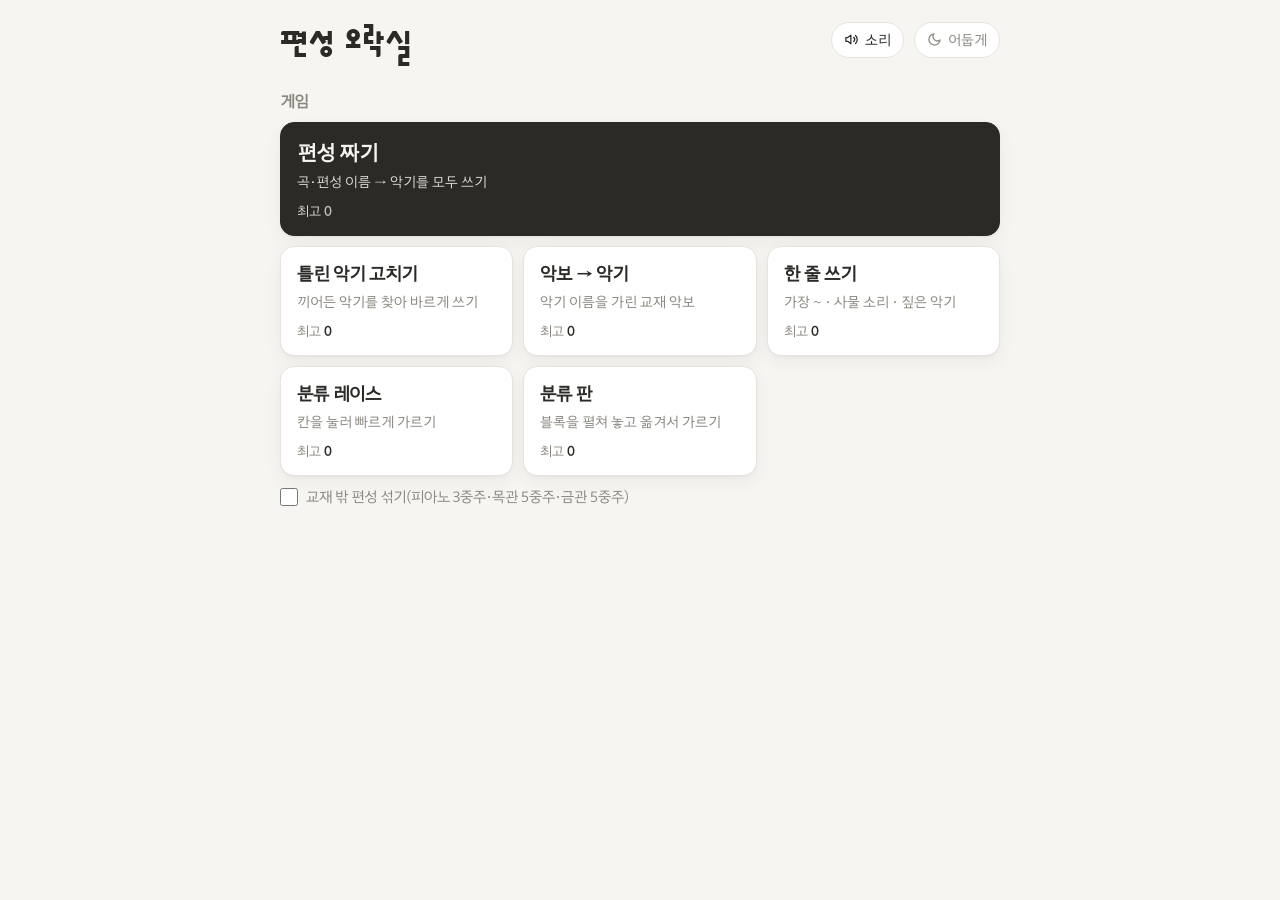
<file: pyeonseong.html>
<!doctype html>
<html lang="ko">
<head>
<meta charset="utf-8">
<meta name="viewport" content="width=device-width,initial-scale=1">
<title>편성 오락실</title>
<style>
@font-face{font-family:"87MM일상";src:url("fonts/87MMILSANG-Regular.woff2") format("woff2");font-display:swap}
@font-face{font-family:"HsSummerWaterLight";src:url("fonts/HSSummer.woff") format("woff");font-display:swap}
:root{
  --bg:#f6f5f1;--card:#fff;--ink:#2b2a27;--sub:#8a877f;--faint:#aaa69c;--line:#e7e4dc;--hover:#efece4;
  --accent:#2b2a27;--accent-soft:#eceae4;--ok:#55705f;--ok-bg:#eaeeeb;--no:#a26056;--no-bg:#f1e9e7;--warn:#97804f;
  --heat:162,96,86;--shadow:0 1px 2px rgba(0,0,0,.04),0 6px 18px rgba(0,0,0,.05)}
@media (prefers-color-scheme:dark){:root:not([data-theme="light"]){
  --bg:#1C1B18;--card:#26231E;--ink:#EDE8DF;--sub:#9C9486;--faint:#7b746a;--line:#37332C;--hover:#2E2B25;
  --accent:#EDE8DF;--accent-soft:#33302a;--ok:#8fa398;--ok-bg:#262b28;--no:#c29188;--no-bg:#322724;--warn:#b3a077;
  --heat:194,145,136;--shadow:0 1px 2px rgba(0,0,0,.3),0 6px 18px rgba(0,0,0,.35);color-scheme:dark}}
:root[data-theme="dark"]{
  --bg:#1C1B18;--card:#26231E;--ink:#EDE8DF;--sub:#9C9486;--faint:#7b746a;--line:#37332C;--hover:#2E2B25;
  --accent:#EDE8DF;--accent-soft:#33302a;--ok:#8fa398;--ok-bg:#262b28;--no:#c29188;--no-bg:#322724;--warn:#b3a077;
  --heat:194,145,136;--shadow:0 1px 2px rgba(0,0,0,.3),0 6px 18px rgba(0,0,0,.35);color-scheme:dark}
*{box-sizing:border-box;margin:0;padding:0}
body{font-family:"87MM일상",-apple-system,"Segoe UI","Apple SD Gothic Neo","Malgun Gothic",sans-serif;background:var(--bg);color:var(--ink);
  line-height:1.6;word-break:keep-all;padding:0 16px 40px;min-height:100vh}
button{font:inherit;color:inherit;cursor:pointer}
button:focus-visible{outline:2px solid var(--accent);outline-offset:2px}
.wrap{max-width:720px;margin:0 auto}
.ico{width:1.1em;height:1.1em;display:inline-block;vertical-align:-.2em}
header{display:flex;align-items:center;gap:10px;padding:22px 0 14px}
header h1{font-family:"HsSummerWaterLight","87MM일상",serif;font-weight:normal;font-size:1.7rem;letter-spacing:.06em;flex:1;line-height:1.2}
.tbtn{display:inline-flex;align-items:center;gap:6px;font-size:.85rem;color:var(--sub);background:var(--card);border:1px solid var(--line);border-radius:999px;padding:6px 12px;white-space:nowrap}
.tbtn[aria-pressed="true"]{color:var(--ink)}
h2{font-size:.95rem;color:var(--sub);font-weight:700;margin:18px 0 8px}
.modes{display:grid;grid-template-columns:repeat(auto-fit,minmax(min(100%,200px),1fr));gap:10px}
.mode{display:grid;gap:2px;text-align:left;background:var(--card);border:1px solid var(--line);border-radius:14px;padding:14px 16px;box-shadow:var(--shadow)}
.mode:hover{border-color:var(--ink)}
.mode.main{grid-column:1/-1;background:var(--ink);color:var(--bg);border-color:var(--ink)}
.mode.main .d,.mode.main .best,.mode.main .best strong{color:var(--bg);opacity:.85}
.mode.main b{font-size:1.25rem}
.dacc{height:24px;width:var(--cw,46px);border:0;background:none;font-size:.78rem;color:var(--ink);opacity:.2;padding:0}
.dacc.on{opacity:1;font-weight:700}.dacc.bad{opacity:1;color:var(--no);text-decoration:underline wavy}
.cell.cur{box-shadow:inset 0 0 0 3px var(--ink);background:var(--hover)}
.pal .kk{font-size:.7rem;color:var(--faint);margin-left:2px;font-variant-numeric:tabular-nums}
.keys{font-size:.78rem;color:var(--sub);text-align:center;margin-top:8px}
.shake{animation:shake .3s}
@keyframes shake{0%,100%{transform:translateX(0)}25%{transform:translateX(-6px)}75%{transform:translateX(6px)}}
.cap{font-size:.8rem;color:var(--sub);text-align:center;margin:12px 0 2px}
.score5{background:#fff;border-radius:10px;padding:4px 6px;overflow-x:auto;margin:4px 0 6px}
.score5 svg{display:block;margin:0 auto;max-width:100%;height:auto}
form.tin{display:flex;gap:8px;margin-top:12px}
form.tin input{flex:1;min-width:0;font:inherit;font-size:1.05rem;padding:11px 14px;border:1.5px solid var(--line);border-radius:12px;background:var(--bg);color:var(--ink)}
form.tin input:focus{outline:none;border-color:var(--ink)}
.legend{font-size:.82rem;color:var(--sub);margin-top:8px;line-height:1.7}
.legend b{color:var(--ink)}
details.leg{margin-top:8px;font-size:.85rem;color:var(--sub)}
details.leg summary{cursor:pointer}
.tbook{font-size:.85rem;color:var(--sub);text-align:center;margin-top:4px}
.mode b{font-size:1.08rem}
.mode .d{font-size:.85rem;color:var(--sub)}
.mode .best{font-size:.8rem;color:var(--sub);font-variant-numeric:tabular-nums;margin-top:6px}
.mode .best strong{color:var(--ink)}
.mastery{display:grid;grid-template-columns:repeat(auto-fill,minmax(min(100%,150px),1fr));gap:6px}
.ms{display:flex;justify-content:space-between;gap:8px;font-size:.88rem;background:var(--card);border:1px solid var(--line);border-radius:10px;padding:7px 10px}
.ms span:last-child{font-variant-numeric:tabular-nums;color:var(--sub);white-space:nowrap}
.ms.h1{background:rgba(var(--heat),.12)}.ms.h2{background:rgba(var(--heat),.26)}.ms.h3{background:rgba(var(--heat),.42)}
.ms.good span:last-child{color:var(--ok);font-weight:700}
/* 플레이 */
.hud{display:flex;align-items:center;gap:12px;flex-wrap:wrap;padding:6px 0 10px;font-variant-numeric:tabular-nums}
.hud .quit{border:0;background:none;color:var(--sub);display:inline-flex;align-items:center;gap:4px;font-size:.9rem}
.hud .mn{font-weight:700}
.hud .sp{flex:1}
.hearts{display:inline-flex;gap:2px;color:var(--no)}
.hearts .off{color:var(--line)}
.score{font-weight:700;font-size:1.1rem}
.combo{font-size:.85rem;font-weight:700;color:var(--bg);background:var(--ink);border-radius:999px;padding:1px 10px;visibility:hidden}
.combo.on{visibility:visible;animation:pop .25s}
@keyframes pop{0%{transform:scale(1.35)}100%{transform:scale(1)}}
.timer{height:6px;background:var(--line);border-radius:999px;overflow:hidden;margin-bottom:16px}
.timer i{display:block;height:100%;background:var(--ink);width:100%;transform-origin:left}
.timer.low i{background:var(--no)}
.prog{font-size:.85rem;color:var(--sub)}
.card{background:var(--card);border:1px solid var(--line);border-radius:16px;padding:18px;box-shadow:var(--shadow)}
.ask{font-size:1.15rem;font-weight:700;margin-bottom:12px;text-wrap:balance}
.ask small{display:block;font-size:.85rem;font-weight:400;color:var(--sub)}
.bw{overflow-x:auto;padding:2px 2px 8px}
.board{display:grid;width:max-content;margin:0 auto}
.acc{height:22px;font-size:.78rem;text-align:center;color:var(--ink)}
.cell{position:relative;width:var(--cw,46px);height:var(--cw,46px);display:grid;place-items:center;background:var(--card);border:0;
  border-top:2px solid var(--ink);border-bottom:2px solid var(--ink);border-left:1.5px dotted var(--sub);padding:0}
.cell.bs{border-left:2px solid var(--ink)}.cell.last{border-right:2px solid var(--ink)}
.cell svg{width:76%;height:76%}
.cell.hide{background:var(--accent-soft)}
.cell.hide::after{content:"?";position:absolute;font-weight:700;color:var(--sub)}
.cell.hide.filled::after{content:none}
.cell.sel{box-shadow:inset 0 0 0 3px var(--ink)}
.cell.tap{cursor:pointer}.cell.tap:hover{background:var(--hover)}
.cell.right{background:var(--ok-bg);box-shadow:inset 0 0 0 3px var(--ok)}
.cell.wrong{background:var(--no-bg);box-shadow:inset 0 0 0 3px var(--no)}
.cell.hit{background:var(--accent-soft)}
.lb{font-size:.66rem;color:var(--sub);text-align:center;padding-top:3px;white-space:nowrap;min-height:1.3em;width:var(--cw,46px);overflow:visible;letter-spacing:-.04em}
.cell{margin:0;box-sizing:border-box}.board{gap:0}
.opts{display:grid;grid-template-columns:repeat(auto-fit,minmax(min(100%,150px),1fr));gap:8px;margin-top:14px}
.opt{display:flex;align-items:center;gap:8px;background:var(--card);border:1.5px solid var(--line);border-radius:12px;padding:12px 14px;font-weight:700;text-align:left;min-height:52px}
.opt:hover{border-color:var(--ink)}
.opt .k{font-size:.75rem;color:var(--faint);font-variant-numeric:tabular-nums;min-width:1em}
.opt.right{border-color:var(--ok);background:var(--ok-bg);color:var(--ok)}
.opt.wrong{border-color:var(--no);background:var(--no-bg);color:var(--no)}
.opt:disabled{cursor:default}
.pal{display:flex;flex-wrap:wrap;gap:6px;margin-top:14px;justify-content:center}
.pal button{display:inline-flex;align-items:center;gap:4px;background:var(--card);border:1.5px solid var(--line);border-radius:10px;padding:4px 12px 4px 6px;font-size:.9rem;white-space:nowrap}
.pal button svg{width:28px;height:28px}
.pal button:hover{border-color:var(--ink)}
.row{display:flex;flex-wrap:wrap;gap:8px;justify-content:center;margin-top:14px}
.btn{display:inline-flex;align-items:center;gap:6px;background:var(--card);border:1px solid var(--line);border-radius:12px;padding:10px 18px;font-weight:700;white-space:nowrap}
.btn.pri{background:var(--ink);border-color:var(--ink);color:var(--bg)}
.btn:disabled{opacity:.4;cursor:default}
.play{width:96px;height:96px;border-radius:50%;display:grid;place-items:center;margin:6px auto 0;background:var(--ink);color:var(--bg);border:0}
.play svg{width:40px;height:40px}
.play.beat{animation:beat .12s}
@keyframes beat{0%{transform:scale(1.08)}100%{transform:scale(1)}}
.fb{margin-top:14px;text-align:center;font-weight:700;min-height:1.6em}
.fb.ok{color:var(--ok)}.fb.no{color:var(--no)}
.fb .sub{display:block;font-weight:400;color:var(--sub);font-size:.85rem}
.big{font-size:2.6rem;font-weight:700;text-align:center;font-variant-numeric:tabular-nums;line-height:1.1}
.stats{display:flex;justify-content:center;gap:18px;color:var(--sub);font-size:.9rem;margin:6px 0 4px;font-variant-numeric:tabular-nums;flex-wrap:wrap}
.stats b{color:var(--ink)}
.newbest{text-align:center;font-weight:700;color:var(--warn)}
.rv{margin-top:12px}
.rv .t{font-weight:700;margin-bottom:4px}
.rv .src{font-size:.78rem;color:var(--sub);margin-top:2px}
.rvitem{border-top:1px solid var(--line);padding:12px 0}
.mini{display:inline-flex;align-items:center;gap:4px;border:1px solid var(--line);background:var(--card);border-radius:999px;padding:2px 10px;font-size:.8rem;margin-left:6px;vertical-align:1px}
@media (max-width:520px){.card{padding:14px 12px}.big{font-size:2.2rem}}
@media (prefers-reduced-motion:reduce){.combo.on,.play.beat{animation:none}}

.qhd{font-size:.85rem;color:var(--sub)}
.qbig{font-size:1.35rem;font-weight:700;margin:2px 0 12px;text-wrap:balance}
form.inp{display:flex;gap:8px;margin-top:10px}
form.inp input{flex:1;min-width:0;font:inherit;font-size:1.05rem;padding:11px 14px;border:1.5px solid var(--line);border-radius:12px;background:var(--bg);color:var(--ink)}
form.inp input:focus{outline:none;border-color:var(--ink)}
.chips{display:flex;flex-wrap:wrap;gap:6px;min-height:42px;padding:8px;border:1.5px dashed var(--line);border-radius:12px;margin-top:10px}
.chip{display:inline-flex;align-items:center;gap:6px;background:var(--accent-soft);border:1px solid var(--line);border-radius:999px;padding:4px 12px;font-weight:700}
.chip .n{font-size:.78rem;color:var(--sub);font-variant-numeric:tabular-nums}
.chip button{border:0;background:none;color:var(--sub);padding:0 0 0 2px;line-height:1}
.chip.right{background:var(--ok-bg);border-color:var(--ok);color:var(--ok)}
.chip.wrong{background:var(--no-bg);border-color:var(--no);color:var(--no);text-decoration:line-through}
.chip.miss{background:none;border:1.5px dashed var(--no);color:var(--no)}
.chip.opt{border-style:dotted}
.chip.tap{cursor:pointer}.chip.tap:hover{border-color:var(--ink)}
.chip.sel{background:var(--ink);color:var(--bg);border-color:var(--ink)}
.hint{font-size:.78rem;color:var(--sub);margin-top:6px}
.note{font-size:.85rem;color:var(--sub);text-align:center;margin-top:6px}
.qimg{display:block;max-width:100%;height:auto;background:#fff;border-radius:8px;margin:4px auto 8px}
.bins{display:grid;grid-template-columns:repeat(auto-fit,minmax(min(100%,120px),1fr));gap:8px;margin-top:16px}
.bin{min-height:64px;font-weight:700;font-size:1.05rem;background:var(--card);border:1.5px solid var(--line);border-radius:12px}
.bin:hover{border-color:var(--ink)}
.bin.right{border-color:var(--ok);background:var(--ok-bg);color:var(--ok)}
.bin.wrong{border-color:var(--no);background:var(--no-bg);color:var(--no)}
.drop{font-size:1.8rem;font-weight:700;text-align:center;padding:10px 0 4px}
.toggle{display:inline-flex;align-items:center;gap:8px;font-size:.88rem;color:var(--sub);margin-top:10px;cursor:pointer}
.toggle input{width:18px;height:18px;accent-color:var(--ink)}
.tray{display:flex;flex-wrap:wrap;gap:6px;min-height:54px;padding:10px;border:1.5px dashed var(--line);border-radius:12px;margin-top:6px}
.tray.over,.bbin.over{border-color:var(--ink);background:var(--hover)}
.bbins{display:grid;grid-template-columns:repeat(auto-fit,minmax(min(100%,140px),1fr));gap:8px;margin-top:12px}
.bbin{border:1.5px solid var(--line);border-radius:12px;padding:8px;min-height:120px;background:var(--bg);cursor:pointer}
.bbin h4{font-size:.92rem;text-align:center;margin-bottom:6px;pointer-events:none}
.bbin .blks{display:flex;flex-wrap:wrap;gap:6px;justify-content:center}
.blk{display:inline-flex;align-items:center;gap:4px;padding:6px 12px;border-radius:10px;background:var(--card);border:1.5px solid var(--ink);font-weight:700;
  touch-action:none;user-select:none;-webkit-user-select:none;cursor:grab;white-space:nowrap}
.blk.sel{background:var(--ink);color:var(--bg)}
.blk.dragging{opacity:.3}
.blk.ghost{position:fixed;z-index:50;pointer-events:none;transform:translate(-50%,-50%) scale(1.06);box-shadow:var(--shadow);cursor:grabbing}
.blk.right{border-color:var(--ok);background:var(--ok-bg);color:var(--ok)}
.blk.wrong{border-color:var(--no);background:var(--no-bg);color:var(--no)}
.blk .to{font-size:.72rem;font-weight:400}
.weak{display:flex;flex-wrap:wrap;gap:6px}
.weak span{font-size:.85rem;background:rgba(var(--heat),.18);border-radius:8px;padding:4px 10px}
.weak span b{font-variant-numeric:tabular-nums;margin-left:4px}
</style>
</head>
<body>
<div class="wrap" id="app"></div>
<script id="data" type="application/json">{"ens": [{"id": "daechwita", "q": "대취타", "src": "기초 3 30~31쪽 · 한국민족문화대백과", "items": [["나발", [], 1], ["나각", [], 1], ["태평소", [], 1], ["용고", [], 1], ["자바라", ["바라"], 1], ["징", [], 1]], "opt": ["장구"], "traps": ["아쟁", "팀파니", "해금", "대금", "가야금"], "note": "현악기 없음. 가락은 태평소만. 장구는 교재엔 없고 백과사전 등엔 있음(써도 정답)"}, {"id": "chwita", "q": "취타(관현 합주)", "src": "심화 6 59쪽", "items": [["가야금", [], 1], ["거문고", [], 1], ["아쟁", [], 1], ["해금", [], 1], ["대금", [], 1], ["향피리", [], 1], ["소금", [], 1], ["장구", [], 1], ["좌고", [], 1], ["박", [], 1]], "traps": ["나발", "나각", "태평소", "징"], "note": "관악기 중심 = 만파정식지곡, 현악기 중심 = 수요남극지곡"}, {"id": "samhyeon", "q": "삼현육각", "src": "기초 3 34·38쪽", "items": [["향피리", [], 2], ["대금", [], 1], ["해금", [], 1], ["장구", [], 1], ["좌고", ["북"], 1]], "traps": ["세피리", "가야금", "거문고", "아쟁"], "note": "가락 악기 셋(삼현), 연주자 여섯(육각). 수제천·무동·봉산탈춤"}, {"id": "julpungryu", "q": "줄풍류(현악 영산회상·천년만세)", "src": "기초 3 37·38쪽", "items": [["거문고", [], 1], ["가야금", [], 1], ["해금", [], 1], ["대금", [], 1], ["세피리", [], 1], ["장구", [], 1]], "opt": ["단소", "양금"], "traps": ["향피리", "좌고", "태평소"], "note": "세피리. 장구는 변죽. 단소·양금은 더해도 됨"}, {"id": "daepungryu", "q": "대풍류(관악 영산회상)", "src": "기초 3 37쪽", "items": [["향피리", [], 1], ["대금", [], 1], ["해금", [], 1], ["장구", [], 1], ["좌고", ["북"], 1]], "opt": ["소금", "아쟁"], "traps": ["세피리", "거문고", "가야금"], "note": "삼현육각과 편성 같음. 소금·아쟁은 더해도 됨"}, {"id": "sinawi", "q": "시나위", "src": "심화 6 59쪽", "items": [["거문고", [], 1], ["대금", [], 1], ["아쟁", [], 1], ["해금", [], 1], ["피리", ["향피리"], 1], ["가야금", [], 1], ["징", [], 1], ["장구", [], 1]], "traps": ["태평소", "나발", "좌고"], "note": "장구와 징은 반주"}, {"id": "samul", "q": "사물놀이", "src": "기초 3 39~40쪽", "items": [["꽹과리", [], 1], ["장구", [], 1], ["북", [], 1], ["징", [], 1]], "traps": ["소고", "태평소", "자바라"], "note": "천둥·번개 꽹과리 · 비 장구 · 구름 북 · 바람 징"}, {"id": "pungmul", "q": "풍물놀이", "src": "기초 3 39쪽", "items": [["꽹과리", [], 1], ["장구", [], 1], ["북", [], 1], ["징", [], 1], ["소고", [], 1], ["태평소", [], 1]], "traps": ["해금", "아쟁", "나발"], "note": "사물 + 소고·태평소"}, {"id": "sq4", "q": "현악 4중주(하이든 「종달새」)", "src": "심화 3 37쪽", "items": [["바이올린", [], 2], ["비올라", [], 1], ["첼로", [], 1]], "traps": ["콘트라베이스", "피아노", "하프"], "note": "두 대의 바이올린·비올라·첼로"}, {"id": "nachtmusik", "q": "모차르트 「작은 밤의 음악」", "src": "심화 6 55쪽", "items": [["바이올린", [], 2], ["비올라", [], 1], ["첼로", [], 1], ["콘트라베이스", ["더블베이스"], 1]], "traps": ["피아노", "하프", "플루트"], "note": "현악 4중주 + 콘트라베이스"}, {"id": "pq5", "q": "일반적인 피아노 5중주", "src": "심화 6 61쪽", "items": [["피아노", [], 1], ["바이올린", [], 2], ["비올라", [], 1], ["첼로", [], 1]], "traps": ["콘트라베이스", "하프", "클라리넷"], "note": "피아노·제1바이올린·제2바이올린·비올라·첼로"}, {"id": "trout", "q": "슈베르트 피아노 5중주 '송어'", "src": "심화 6 61쪽 · 2021-A 6", "items": [["피아노", [], 1], ["바이올린", [], 1], ["비올라", [], 1], ["첼로", [], 1], ["콘트라베이스", ["더블베이스"], 1]], "traps": ["제2바이올린", "하프", "클라리넷"], "note": "제2바이올린 대신 콘트라베이스"}, {"id": "lion", "q": "「동물의 사육제」 서주와 사자 왕의 행진", "src": "심화 1 4쪽", "items": [["피아노", [], 2], ["바이올린", [], 2], ["비올라", [], 1], ["첼로", [], 1], ["콘트라베이스", ["더블베이스"], 1]], "traps": ["플루트", "하프", "트럼펫"], "note": "두 대의 피아노와 현악 5부"}, {"id": "swan", "q": "「동물의 사육제」 백조", "src": "심화 1 5쪽", "items": [["첼로", [], 1], ["피아노", [], 2]], "traps": ["바이올린", "하프", "플루트"], "note": "첼로와 두 대의 피아노"}, {"id": "donkey", "q": "「동물의 사육제」 당나귀·캥거루", "src": "심화 1 4쪽", "items": [["피아노", [], 2]], "traps": [], "note": "두 대의 피아노(로만)"}, {"id": "aquarium", "q": "「동물의 사육제」 수족관", "src": "심화 1 4쪽", "items": [["피아노", [], 1], ["플루트", [], 1], ["바이올린", [], 1]], "traps": ["첼로", "하프", "오보에"], "note": "피아노·플루트·바이올린 등"}, {"id": "pt3", "q": "피아노 3중주", "src": "교재 밖", "out": true, "items": [["피아노", [], 1], ["바이올린", [], 1], ["첼로", [], 1]], "traps": ["비올라", "콘트라베이스"], "note": ""}, {"id": "ww5", "q": "목관 5중주", "src": "교재 밖", "out": true, "items": [["플루트", [], 1], ["오보에", [], 1], ["클라리넷", [], 1], ["바순", [], 1], ["호른", [], 1]], "traps": ["트럼펫", "색소폰"], "note": "금관인 호른이 들어감"}, {"id": "br5", "q": "금관 5중주", "src": "교재 밖", "out": true, "items": [["트럼펫", [], 2], ["호른", [], 1], ["트롬본", [], 1], ["튜바", [], 1]], "traps": ["바순", "클라리넷"], "note": ""}], "scores": [{"img": "pw_peter.png", "q": "피터와 늑대 · 피터", "ans": [["현악기", "바이올린"]]}, {"img": "pw_bird.png", "q": "피터와 늑대 · 새", "ans": [["플루트"]]}, {"img": "pw_duck.png", "q": "피터와 늑대 · 오리", "ans": [["오보에"]]}, {"img": "pw_cat.png", "q": "피터와 늑대 · 고양이", "ans": [["클라리넷"]]}, {"img": "pw_grand.png", "q": "피터와 늑대 · 할아버지", "ans": [["바순"]]}, {"img": "pw_wolf.png", "q": "피터와 늑대 · 늑대", "ans": [["호른"]]}, {"img": "pw_hunter.png", "q": "피터와 늑대 · 사냥꾼", "ans": [["팀파니"], ["큰북"]]}, {"img": "wt_dawn.png", "q": "빌헬름 텔 서곡 · 새벽", "ans": [["첼로"]]}, {"img": "wt_march.png", "q": "빌헬름 텔 서곡 · 스위스 군대의 행진", "ans": [["트럼펫"]]}, {"img": "trumpet.png", "q": "하이든 협주곡 3악장 주제 · 독주 악기", "ans": [["트럼펫"]]}, {"img": "cello.png", "q": "바흐 무반주 모음곡 1번 프렐류드 · 독주 악기", "ans": [["첼로"]]}, {"img": "fate1.png", "q": "운명 교향곡 1악장 제1주제", "ans": [["현악기"], ["클라리넷"]]}, {"img": "fate2.png", "q": "운명 교향곡 1악장 제2주제(순서대로 셋)", "ans": [["현악기"], ["클라리넷"], ["플루트"]]}, {"img": "sa_donkey.png", "q": "동물의 사육제 · 당나귀", "ans": [["피아노"]]}], "facts": [{"q": "오케스트라에서 음정을 맞출 때 기준이 되는 악기", "ans": [["오보에"]], "src": "심화 3 36쪽"}, {"q": "목관 악기 중 가장 낮은 악기", "ans": [["바순"]], "src": "심화 3 36쪽"}, {"q": "금관 악기 중 가장 높은 음역", "ans": [["트럼펫"]], "src": "심화 3 36쪽"}, {"q": "금관 악기 중 가장 낮은 음역", "ans": [["튜바"]], "src": "심화 3 36쪽"}, {"q": "비올라보다 한 옥타브 낮은 음역대", "ans": [["첼로"]], "src": "심화 3 37쪽"}, {"q": "국악 관악기 중 최고 음역", "ans": [["소금"]], "src": "심화 3 36쪽"}, {"q": "국악기 중 음량이 가장 큰 관악기", "ans": [["태평소"]], "src": "심화 3 36쪽"}, {"q": "국악 관악기 중 유일하게 화음을 연주", "ans": [["생황"]], "src": "심화 3 36쪽"}, {"q": "국악 관악기 중 유일하게 금속, 단일음", "ans": [["나발"]], "src": "심화 3 36쪽"}, {"q": "단일음, 소리가 부드럽고 웅장(토부)", "ans": [["나각"]], "src": "심화 3 36쪽"}, {"q": "홑리드 악기", "ans": [["클라리넷"]], "src": "심화 3 37쪽"}, {"q": "겹리드 악기 둘", "ans": [["오보에"], ["바순"]], "src": "심화 3 37쪽"}, {"q": "줄을 채로 쳐서 소리 내는 타현 악기", "ans": [["양금"]], "src": "심화 3 37쪽"}, {"q": "가로로 연주하는 관악기 셋", "ans": [["대금"], ["소금"], ["플루트"]], "src": "심화 3 36쪽"}, {"q": "사물 소리: 천둥·번개", "ans": [["꽹과리"]], "src": "기초 3 40쪽"}, {"q": "사물 소리: 비", "ans": [["장구"]], "src": "기초 3 40쪽"}, {"q": "사물 소리: 구름", "ans": [["북"]], "src": "기초 3 40쪽"}, {"q": "사물 소리: 바람", "ans": [["징"]], "src": "기초 3 40쪽"}, {"q": "대취타에서 가락을 연주하는 유일한 악기", "ans": [["태평소"]], "src": "기초 3 30쪽"}, {"q": "별사탕 요정의 춤에 처음 쓰인 악기", "ans": [["첼레스타"]], "src": "심화 1 14쪽"}, {"q": "꽃의 왈츠 주제(4개)와 이어지는 카덴차", "ans": [["호른"], ["하프"]], "src": "심화 1 14쪽"}, {"q": "사계 봄 2악장, 개 짖는 소리", "ans": [["비올라"]], "src": "심화 2 24쪽"}, {"q": "사계의 독주 악기(바이올린 협주곡)", "ans": [["바이올린"]], "src": "심화 2 23쪽"}, {"q": "페르 귄트 아침의 기분 주제 가락 둘", "ans": [["플루트"], ["오보에"]], "src": "심화 2 24쪽"}, {"q": "산왕의 궁전에서: 음산하게 울리는 악기, 현을 퉁기는 악기", "ans": [["호른"], ["첼로"]], "src": "심화 2 24쪽"}, {"q": "빌헬름 텔 서곡 고요함", "ans": [["잉글리시호른", "잉글리시 호른", "잉글리쉬호른"]], "src": "심화 4 42쪽"}, {"q": "시나위에서 반주를 맡는 두 악기", "ans": [["장구"], ["징"]], "src": "심화 6 59쪽"}, {"q": "청성곡을 연주하는 악기 둘(하나씩 따로)", "ans": [["대금"], ["단소"]], "src": "심화 6 55쪽"}, {"q": "줄풍류에 쓰는 피리", "ans": [["세피리"]], "src": "기초 3 37쪽"}, {"q": "꽹과리 연주자 중 우두머리", "ans": [["상쇠"]], "src": "기초 3 40쪽"}, {"q": "음의 높낮이를 표현할 수 있는 국악 타악기 셋", "ans": [["편종"], ["편경"], ["방향"]], "src": "심화 2 19쪽"}, {"q": "교재가 '악기 분류상 유율 타악기'라고 짚은 서양 악기", "ans": [["핸드벨"]], "src": "기초 2 26쪽"}, {"q": "음판이 금속인 음판 악기 둘", "ans": [["글로켄슈필"], ["메탈로폰"]], "src": "기초 2 25쪽"}, {"q": "음판이 나무인 음판 악기 둘", "ans": [["실로폰"], ["마림바"]], "src": "기초 2 25쪽"}, {"q": "국악 타악기 중 긁어서 연주하는 악기", "ans": [["어"]], "src": "심화 2 19쪽"}], "sorts": [{"name": "타악기: 유율 · 무율", "bins": ["유율 타악기", "무율 타악기"], "map": {"편종": "유율 타악기", "편경": "유율 타악기", "방향": "유율 타악기", "팀파니": "유율 타악기", "실로폰": "유율 타악기", "마림바": "유율 타악기", "글로켄슈필": "유율 타악기", "메탈로폰": "유율 타악기", "핸드벨": "유율 타악기", "장구": "무율 타악기", "북": "무율 타악기", "꽹과리": "무율 타악기", "징": "무율 타악기", "자바라": "무율 타악기", "박": "무율 타악기", "축": "무율 타악기", "어": "무율 타악기", "소고": "무율 타악기", "트라이앵글": "무율 타악기", "큰북": "무율 타악기", "작은북": "무율 타악기", "캐스터네츠": "무율 타악기", "심벌즈": "무율 타악기", "마라카스": "무율 타악기", "탬버린": "무율 타악기", "귀로": "무율 타악기"}}, {"name": "국악 타악기: 채 · 손", "bins": ["채로", "손으로"], "map": {"장구": "채로", "북": "채로", "꽹과리": "채로", "징": "채로", "편종": "채로", "편경": "채로", "방향": "채로", "축": "채로", "어": "채로", "소고": "채로", "자바라": "손으로", "박": "손으로"}}, {"name": "국악 타악기 연주법", "bins": ["두드려서", "긁어서", "부딪쳐서"], "map": {"장구": "두드려서", "북": "두드려서", "꽹과리": "두드려서", "징": "두드려서", "편종": "두드려서", "편경": "두드려서", "방향": "두드려서", "축": "두드려서", "어": "긁어서", "자바라": "부딪쳐서", "박": "부딪쳐서"}}, {"name": "국악 타악기 재료(팔음)", "bins": ["혁부(가죽)", "금부(쇠)", "목부(나무)", "석부(돌)"], "map": {"장구": "혁부(가죽)", "소고": "혁부(가죽)", "북": "혁부(가죽)", "절고": "혁부(가죽)", "진고": "혁부(가죽)", "용고": "혁부(가죽)", "꽹과리": "금부(쇠)", "징": "금부(쇠)", "편종": "금부(쇠)", "자바라": "금부(쇠)", "박": "목부(나무)", "축": "목부(나무)", "어": "목부(나무)", "편경": "석부(돌)"}}, {"name": "서양 타악기 연주법", "bins": ["흔들어서", "두드려서", "부딪쳐서", "긁어서"], "map": {"마라카스": "흔들어서", "트라이앵글": "두드려서", "큰북": "두드려서", "작은북": "두드려서", "우드블록": "두드려서", "소리 막대": "부딪쳐서", "심벌즈": "부딪쳐서", "캐스터네츠": "부딪쳐서", "귀로": "긁어서"}}, {"name": "서양 타악기: 채 · 손", "bins": ["채로", "손으로"], "map": {"귀로": "채로", "우드블록": "채로", "트라이앵글": "채로", "카바사": "손으로", "캐스터네츠": "손으로", "마라카스": "손으로", "탬버린": "손으로"}}, {"name": "국악기: 관 · 현 · 타", "bins": ["관악기", "현악기", "타악기"], "map": {"단소": "관악기", "소금": "관악기", "대금": "관악기", "향피리": "관악기", "세피리": "관악기", "태평소": "관악기", "생황": "관악기", "나발": "관악기", "나각": "관악기", "훈": "관악기", "가야금": "현악기", "거문고": "현악기", "아쟁": "현악기", "해금": "현악기", "양금": "현악기", "장구": "타악기", "북": "타악기", "좌고": "타악기", "용고": "타악기", "꽹과리": "타악기", "징": "타악기", "소고": "타악기", "자바라": "타악기", "박": "타악기"}}, {"name": "풍물 악기: 부는 · 때리는", "bins": ["부는 악기", "때리는 악기"], "map": {"태평소": "부는 악기", "꽹과리": "때리는 악기", "장구": "때리는 악기", "북": "때리는 악기", "징": "때리는 악기", "소고": "때리는 악기"}}, {"name": "목관 ↔ 금관", "bins": ["목관", "금관"], "map": {"플루트": "목관", "오보에": "목관", "클라리넷": "목관", "바순": "목관", "호른": "금관", "트럼펫": "금관", "트롬본": "금관", "튜바": "금관"}}, {"name": "현악기 소리 내는 법", "bins": ["발현", "찰현", "타현"], "map": {"가야금": "발현", "거문고": "발현", "기타": "발현", "하프": "발현", "해금": "찰현", "아쟁": "찰현", "바이올린": "찰현", "비올라": "찰현", "첼로": "찰현", "더블베이스": "찰현", "양금": "타현"}}, {"name": "국악 관악기 재료", "bins": ["금부", "죽부", "포부", "토부"], "map": {"나발": "금부", "대금": "죽부", "소금": "죽부", "단소": "죽부", "향피리": "죽부", "태평소": "죽부", "생황": "포부", "훈": "토부", "나각": "토부"}}, {"name": "관악기 소리 내는 법", "bins": ["입김", "입술", "리드"], "map": {"훈": "입김", "단소": "입김", "대금": "입김", "플루트": "입김", "나각": "입술", "나발": "입술", "호른": "입술", "트롬본": "입술", "튜바": "입술", "트럼펫": "입술", "태평소": "리드", "향피리": "리드", "생황": "리드", "오보에": "리드", "바순": "리드", "클라리넷": "리드"}}, {"name": "풍물 악기 재료", "bins": ["쇠", "가죽과 나무", "쇠와 나무"], "map": {"꽹과리": "쇠", "징": "쇠", "장구": "가죽과 나무", "북": "가죽과 나무", "소고": "가죽과 나무", "태평소": "쇠와 나무"}}, {"name": "연주 방향", "bins": ["가로", "세로"], "map": {"대금": "가로", "소금": "가로", "플루트": "가로", "단소": "세로", "향피리": "세로", "나발": "세로", "생황": "세로", "태평소": "세로", "오보에": "세로", "클라리넷": "세로", "바순": "세로", "트럼펫": "세로"}}]}</script>
<script>
const DATA=JSON.parse(document.getElementById('data').textContent);
const $=s=>document.querySelector(s);
const esc=s=>String(s).replace(/[&<>"]/g,c=>({'&':'&amp;','<':'&lt;','>':'&gt;','"':'&quot;'}[c]));
const I={
 heart:'<svg class="ico" viewBox="0 0 24 24" fill="currentColor" aria-hidden="true"><path d="M12 21s-7.5-4.6-9.6-9.2C.9 8.4 3 4.5 6.7 4.5c2.1 0 3.6 1.2 4.3 2.5.7-1.3 2.2-2.5 4.3-2.5 3.7 0 5.8 3.9 4.3 7.3C19.5 16.4 12 21 12 21z"/></svg>',
 back:'<svg class="ico" viewBox="0 0 24 24" fill="none" stroke="currentColor" stroke-width="2" stroke-linecap="round" stroke-linejoin="round" aria-hidden="true"><path d="M15 18l-6-6 6-6"/></svg>',
 snd:'<svg class="ico" viewBox="0 0 24 24" fill="none" stroke="currentColor" stroke-width="2" stroke-linecap="round" stroke-linejoin="round" aria-hidden="true"><path d="M11 5L6 9H3v6h3l5 4z"/><path d="M15.5 8.5a5 5 0 0 1 0 7M18.5 5.5a9 9 0 0 1 0 13"/></svg>',
 mute:'<svg class="ico" viewBox="0 0 24 24" fill="none" stroke="currentColor" stroke-width="2" stroke-linecap="round" stroke-linejoin="round" aria-hidden="true"><path d="M11 5L6 9H3v6h3l5 4z"/><path d="M22 9l-6 6M16 9l6 6"/></svg>',
 moon:'<svg class="ico" viewBox="0 0 24 24" fill="none" stroke="currentColor" stroke-width="2" stroke-linecap="round" stroke-linejoin="round" aria-hidden="true"><path d="M21 12.8A9 9 0 1 1 11.2 3a7 7 0 0 0 9.8 9.8z"/></svg>',
 sun:'<svg class="ico" viewBox="0 0 24 24" fill="none" stroke="currentColor" stroke-width="2" stroke-linecap="round" stroke-linejoin="round" aria-hidden="true"><circle cx="12" cy="12" r="4"/><path d="M12 2v2M12 20v2M4.9 4.9l1.4 1.4M17.7 17.7l1.4 1.4M2 12h2M20 12h2M4.9 19.1l1.4-1.4M17.7 6.3l1.4-1.4"/></svg>',
 redo:'<svg class="ico" viewBox="0 0 24 24" fill="none" stroke="currentColor" stroke-width="2" stroke-linecap="round" stroke-linejoin="round" aria-hidden="true"><path d="M20 11a8 8 0 1 0-2.3 5.7"/><path d="M20 4v7h-7"/></svg>'
};
const MODES=[
 {id:'build',t:'편성 짜기',d:'곡·편성 이름 → 악기를 모두 쓰기',main:true},
 {id:'fix',t:'틀린 악기 고치기',d:'끼어든 악기를 찾아 바르게 쓰기'},
 {id:'score',t:'악보 → 악기',d:'악기 이름을 가린 교재 악보'},
 {id:'fact',t:'한 줄 쓰기',d:'가장 ~ · 사물 소리 · 짚은 악기'},
 {id:'sort',t:'분류 레이스',d:'칸을 눌러 빠르게 가르기'},
 {id:'board',t:'분류 판',d:'블록을 펼쳐 놓고 옮겨서 가르기'}
];
const ROUND=10,LIVES=3;

// ── 기록 ──
const G_ID='pyeonseong',SK='pyeonseong-game-v1';
const EMB=/[?&]embed=1/.test(location.search)&&window.parent!==window;
let S={best:{},items:{},out:false};
if(!EMB){try{S=Object.assign(S,JSON.parse(localStorage.getItem(SK)||'{}'))}catch(e){}}
const save=()=>{if(EMB){try{parent.postMessage({jd:'save',g:G_ID,state:S},location.origin)}catch(e){}}else{try{localStorage.setItem(SK,JSON.stringify(S))}catch(e){}}};
if(EMB){addEventListener('message',e=>{if(e.origin!==location.origin||!e.data||e.data.jd!=='init'||(e.data.g||G_ID)!==G_ID)return;
  S=Object.assign({best:{},items:{},out:false},e.data.state||{});if(!G)home()});
  try{parent.postMessage({jd:'ready',g:G_ID},location.origin)}catch(e){}}
function rec(key,ok,label){const r=S.items[key]||(S.items[key]={n:0,w:0});r.n++;if(!ok)r.w++;r.t=Date.now();if(label)r.l=label;save()}

let snd=true;try{snd=localStorage.getItem(SK+'-snd')!=='0'}catch(e){}
const R=document.documentElement;
if(!EMB){try{const th=localStorage.getItem('gap-theme');if(th)R.dataset.theme=th}catch(e){}}
const isDark=()=>R.dataset.theme?R.dataset.theme==='dark':matchMedia('(prefers-color-scheme: dark)').matches;
let AC=null;
function sfx(ok){if(!snd)return;try{AC=AC||new (window.AudioContext||window.webkitAudioContext)();if(AC.state==='suspended')AC.resume();
  const a=AC,t=a.currentTime+.01,o=a.createOscillator(),g=a.createGain();
  if(ok){o.type='sine';o.frequency.setValueAtTime(660,t);o.frequency.setValueAtTime(990,t+.08)}else{o.type='square';o.frequency.setValueAtTime(180,t);o.frequency.exponentialRampToValueAtTime(110,t+.2)}
  g.gain.setValueAtTime(.0001,t);g.gain.exponentialRampToValueAtTime(ok?.18:.08,t+.01);g.gain.exponentialRampToValueAtTime(.0001,t+.25);o.connect(g).connect(a.destination);o.start(t);o.stop(t+.3)}catch(e){}}

// ── 쓴 말 다듬기: 띄어쓰기·기호 빼고, 끝의 숫자는 수량. 제1·제2는 떼고 셈 ──
function parse(raw){let s=String(raw).trim().replace(/[×x*]\s*(\d+)\s*$/i,' $1').replace(/(\d+)\s*(대|개|명)\s*$/,'$1');
  let n=1;const m=s.match(/^(.*?)[\s]*(\d+)$/);if(m&&m[1]){s=m[1];n=Math.max(1,Math.min(9,+m[2]))}
  return {name:s.trim(),n}}
const norm=s=>String(s).replace(/[\s·.,()（）'"]/g,'').replace(/^제[12]/,'').toLowerCase();
function same(a,b){return norm(a)===norm(b)}
const names=g=>[g[0]].concat(g[1]||[]);

// ── 출제 ──
const shuffle=a=>{for(let i=a.length-1;i>0;i--){const r=Math.random()*(i+1)|0;[a[i],a[r]]=[a[r],a[i]]}return a};
function weight(k){const r=S.items[k];return 1+(r?r.w*2-Math.min(r.n-r.w,3)*.2:1)}
function pick(pool,keyOf,k){const out=[],p=pool.slice();while(out.length<k&&p.length){const ws=p.map(x=>Math.max(.2,weight(keyOf(x)))),tot=ws.reduce((a,b)=>a+b,0);
  let r=Math.random()*tot,i=0;while(r>ws[i]){r-=ws[i];i++}out.push(p.splice(Math.min(i,p.length-1),1)[0])}return shuffle(out)}
const ensPool=()=>DATA.ens.filter(e=>S.out||!e.out);
function build(mode,only){
  let pool,keyOf,mk;
  if(mode==='build'){pool=ensPool();keyOf=e=>'ens:'+e.id+':build';mk=e=>({key:keyOf(e),label:e.q,e,sec:Math.round(12+e.items.reduce((a,x)=>a+x[2],0)*5)})}
  if(mode==='fix'){pool=ensPool().filter(e=>e.traps.length&&e.items.some(x=>x[2]===1));keyOf=e=>'ens:'+e.id+':fix';
    mk=e=>{const cand=e.items.filter(x=>x[2]===1),rm=cand[Math.random()*cand.length|0],trap=e.traps[Math.random()*e.traps.length|0];
      const list=shuffle(e.items.filter(x=>x!==rm).map(x=>({t:x[0],n:x[2]})).concat([{t:trap,n:1,trap:1}]));
      return {key:keyOf(e),label:e.q,e,rm,trap,list,sec:25}}}
  if(mode==='score'){pool=DATA.scores;keyOf=s=>'score:'+s.img;mk=s=>({key:keyOf(s),label:s.q,s,ans:s.ans,sec:15+s.ans.length*6})}
  if(mode==='fact'){pool=DATA.facts;keyOf=f=>'fact:'+f.q;mk=f=>({key:keyOf(f),label:f.q,f,ans:f.ans,sec:12+f.ans.length*6})}
  if(mode==='sort'){pool=[];DATA.sorts.forEach(s=>Object.entries(s.map).forEach(([k,v])=>pool.push({s,inst:k,bin:v})));keyOf=x=>'sort:'+x.s.name+':'+x.inst;
    mk=x=>({key:keyOf(x),label:x.inst+' → '+x.s.name,x,sec:7})}
  if(mode==='board'){pool=DATA.sorts;keyOf=s=>'board:'+s.name;
    mk=s=>({key:keyOf(s),label:s.name+' 분류 판',s,sec:Math.round(15+Object.keys(s.map).length*4),place:{},order:shuffle(Object.keys(s.map))})}
  const src=only?pool.filter(x=>only.includes(keyOf(x))):pick(pool,keyOf,mode==='sort'?15:mode==='board'?4:ROUND);
  return src.map(mk)}

// ── 화면 ──
let G=null,timerId=null;
function home(){clearInterval(timerId);G=null;
  let h='<header>'+(EMB?'<button class="tbtn" id="bkapp">'+I.back+'암기PT</button>':'')+'<h1>편성 오락실</h1><button class="tbtn" id="sndb" aria-pressed="'+snd+'">'+(snd?I.snd:I.mute)+'소리</button>'+(EMB?'':'<button class="tbtn" id="thb">'+(isDark()?I.sun+'밝게':I.moon+'어둡게')+'</button>')+'</header>';
  h+='<h2>게임</h2><div class="modes">'+MODES.map(m=>'<button class="mode'+(m.main?' main':'')+'" data-m="'+m.id+'"><b>'+m.t+'</b><span class="d">'+m.d+'</span><span class="best">최고 <strong>'+(S.best[m.id]||0)+'</strong></span></button>').join('')+'</div>';
  h+='<label class="toggle"><input type="checkbox" id="outb"'+(S.out?' checked':'')+'>교재 밖 편성 섞기(피아노 3중주·목관 5중주·금관 5중주)</label>';
  const weak=Object.entries(S.items).filter(([k,v])=>v.w>0).sort((a,b)=>b[1].w-a[1].w||b[1].t-a[1].t).slice(0,12);
  if(weak.length)h+='<h2>자주 틀린 것</h2><div class="weak">'+weak.map(([k,v])=>'<span>'+esc(v.l||k)+'<b>'+v.w+'</b></span>').join('')+'</div>';
  $('#app').innerHTML=h;
  document.querySelectorAll('.mode').forEach(b=>b.onclick=()=>start(b.dataset.m));
  $('#outb').onchange=e=>{S.out=e.target.checked;save()};
  $('#sndb').onclick=()=>{snd=!snd;try{localStorage.setItem(SK+'-snd',snd?'1':'0')}catch(e){}home()};
  if($('#bkapp'))$('#bkapp').onclick=()=>{try{parent.postMessage({jd:'close',g:G_ID},location.origin)}catch(e){}};
  if($('#thb'))$('#thb').onclick=()=>{const n=isDark()?'light':'dark';R.dataset.theme=n;try{localStorage.setItem('gap-theme',n)}catch(e){}home()};
}
function start(mode,only){const qs=build(mode,only);if(!qs.length)return home();
  G={mode,m:MODES.find(m=>m.id===mode),qs,i:0,score:0,combo:0,maxc:0,lives:LIVES,right:0,wrong:[]};next()}
function hud(){const g=G;return '<div class="hud"><button class="quit" id="quit">'+I.back+'그만</button><span class="mn">'+g.m.t+'</span><span class="prog">'+(g.i+1)+' / '+g.qs.length+'</span><span class="sp"></span>'
  +'<span class="hearts" aria-label="목숨 '+g.lives+'">'+Array.from({length:LIVES},(_,k)=>'<span class="'+(k<g.lives?'':'off')+'">'+I.heart+'</span>').join('')+'</span>'
  +'<span class="combo'+(g.combo>=2?' on':'')+'">콤보 '+g.combo+'</span><span class="score">'+g.score+'</span></div><div class="timer" id="tm"><i></i></div>'}
function frame(body){$('#app').innerHTML='<div style="padding-top:14px">'+hud()+'<div class="card" id="cd">'+body+'<div class="fb" id="fb" aria-live="polite"></div><div id="after"></div></div></div>';$('#quit').onclick=home}
function next(){clearInterval(timerId);
  if(G.i>=G.qs.length||G.lives<=0)return result();
  const q=G.qs[G.i];q.answered=false;q.chips=[];
  const m=G.mode;
  if(m==='build'){frame('<div class="qhd">편성 악기를 모두</div><div class="qbig">'+esc(q.e.q)+'</div>'+inp('예: 향피리 2 대금 해금 …')+'<div class="hint">띄어쓰기나 쉼표로 구분 · 수량은 뒤에 숫자 · Enter</div>');wireType()}
  if(m==='score'){frame('<div class="qhd">'+esc(q.s.q)+'</div><img class="qimg" src="img-ps/'+q.s.img+'" alt="악보">'+inp(q.ans.length>1?'악기 '+q.ans.length+'개':'악기 이름'));wireType()}
  if(m==='fact'){frame('<div class="qbig">'+esc(q.f.q)+'</div>'+inp(q.ans.length>1?q.ans.length+'개':'악기 이름'));wireType()}
  if(m==='fix'){q.sel=null;frame('<div class="qhd">끼어든 악기 하나를 누르고, 원래 악기를 쓰기</div><div class="qbig">'+esc(q.e.q)+'</div><div class="chips" id="fl">'+q.list.map((x,i)=>'<span class="chip tap" data-i="'+i+'">'+esc(x.t)+(x.n>1?'<span class="n">×'+x.n+'</span>':'')+'</span>').join('')+'</div>'+inp('원래 있어야 할 악기 · Enter'));
    document.querySelectorAll('#fl .chip').forEach(c=>c.onclick=()=>{if(q.answered)return;q.sel=+c.dataset.i;document.querySelectorAll('#fl .chip').forEach(x=>x.classList.toggle('sel',x===c));$('#in').focus()});
    $('#fm').onsubmit=e=>{e.preventDefault();if(q.answered)return;const v=$('#in').value.trim();if(q.sel===null){shake();return}if(!v)return;q.typed=v;submit(false)}}
  if(m==='sort'){const x=q.x;frame('<div class="qhd">'+esc(x.s.name)+'</div><div class="drop">'+esc(x.inst)+'</div><div class="bins">'+x.s.bins.map((b,i)=>'<button class="bin" data-b="'+esc(b)+'">'+esc(b)+'<span class="k" style="display:block;font-size:.7rem;color:var(--faint)">'+(i+1)+'</span></button>').join('')+'</div>');
    document.querySelectorAll('.bin').forEach(b=>b.onclick=()=>{q.pickB=b.dataset.b;submit(false)})}
  if(m==='board'){frame('<div class="qhd">블록을 끌어 놓거나, 누르고 칸 누르기</div><div class="qbig">'+esc(q.s.name)+'</div><div id="bz"></div><div class="row"><button class="btn pri" id="sub">채점</button></div>');
    drawBoardSort();$('#sub').onclick=()=>submit(false)}
  startTimer();const f=$('#in');if(f)f.focus()}
// ── 분류 판: 끌어 놓기(포인터) + 누르고 칸 누르기 ──
function blk(q,inst,res){const at=q.place[inst]||'',ok=res&&at===q.s.map[inst];
  return '<span class="blk'+(q.sel===inst&&!res?' sel':'')+(res?(ok?' right':' wrong'):'')+'" data-i="'+esc(inst)+'">'+esc(inst)+(res&&!ok?'<span class="to">→ '+esc(q.s.map[inst])+'</span>':'')+'</span>'}
function drawBoardSort(res){const q=G.qs[G.i];
  const tray=q.order.filter(i=>!q.place[i]);
  $('#bz').innerHTML='<div class="tray" data-b="">'+(tray.length?tray.map(i=>blk(q,i,res)).join(''):'<span class="hint">다 옮김</span>')+'</div>'
    +'<div class="bbins">'+q.s.bins.map(b=>'<div class="bbin" data-b="'+esc(b)+'"><h4>'+esc(b)+'</h4><div class="blks">'+q.order.filter(i=>q.place[i]===b).map(i=>blk(q,i,res)).join('')+'</div></div>').join('')+'</div>';
  if(res)return;
  $('#bz').querySelectorAll('.blk').forEach(el=>el.onpointerdown=e=>dragStart(e,el));
  $('#bz').querySelectorAll('.bbin,.tray').forEach(z=>z.onclick=e=>{if(e.target.closest('.blk'))return;if(q.sel)place(q.sel,z.dataset.b)})}
function place(inst,b){const q=G.qs[G.i];if(q.answered)return;if(b)q.place[inst]=b;else delete q.place[inst];q.sel=null;drawBoardSort()}
let DR=null;
function zoneAt(x,y){const el=document.elementFromPoint(x,y);return el&&el.closest?el.closest('.bbin,.tray'):null}
function dragStart(e,el){const q=G.qs[G.i];if(q.answered)return;e.preventDefault();
  DR={el,inst:el.dataset.i,x:e.clientX,y:e.clientY,moved:false,ghost:null,zone:null};
  const mv=ev=>{if(!DR)return;const dx=ev.clientX-DR.x,dy=ev.clientY-DR.y;
      if(!DR.moved&&Math.hypot(dx,dy)>6){DR.moved=true;DR.ghost=el.cloneNode(true);DR.ghost.classList.add('ghost');DR.ghost.classList.remove('sel');document.body.appendChild(DR.ghost);el.classList.add('dragging')}
      if(DR.moved){DR.ghost.style.left=ev.clientX+'px';DR.ghost.style.top=ev.clientY+'px';const z=zoneAt(ev.clientX,ev.clientY);
        if(z!==DR.zone){if(DR.zone)DR.zone.classList.remove('over');DR.zone=z;if(z)z.classList.add('over')}}},
    up=ev=>{removeEventListener('pointermove',mv);removeEventListener('pointerup',up);removeEventListener('pointercancel',up);
      const d=DR;DR=null;if(!d)return;if(d.ghost)d.ghost.remove();if(d.zone)d.zone.classList.remove('over');
      if(!d.moved){q.sel=q.sel===d.inst?null:d.inst;drawBoardSort();return}
      const z=zoneAt(ev.clientX,ev.clientY);if(z)place(d.inst,z.dataset.b);else drawBoardSort()};
  addEventListener('pointermove',mv);addEventListener('pointerup',up);addEventListener('pointercancel',up)}
const chipBox=()=>'<div class="chips" id="ch"></div>';
const inp=ph=>'<form class="inp" id="fm" autocomplete="off"><input id="in" type="text" placeholder="'+ph+'" autocapitalize="off" spellcheck="false" enterkeyhint="enter"><button class="btn pri" type="submit">제출</button></form>';
function drawChips(){const c=$('#ch');if(!c)return;const q=G.qs[G.i];
  c.innerHTML=q.chips.map((x,i)=>'<span class="chip">'+esc(x.name)+(x.n>1?'<span class="n">×'+x.n+'</span>':'')+'<button type="button" data-i="'+i+'" aria-label="빼기">×</button></span>').join('');
  c.querySelectorAll('button').forEach(b=>b.onclick=()=>{q.chips.splice(+b.dataset.i,1);drawChips();$('#in').focus()})}
function wireChips(){const q=G.qs[G.i],single=(G.mode==='score'||G.mode==='fact')&&q.ans.length===1;
  $('#fm').onsubmit=e=>{e.preventDefault();if(q.answered)return;const raw=$('#in').value.trim();
    if(!raw){if(q.chips.length)submit(false);return}
    if(single){q.chips=[parse(raw)];submit(false);return}
    raw.split(/[,，、]/).map(s=>s.trim()).filter(Boolean).forEach(r=>{const p=parse(r);const ex=q.chips.find(c=>same(c.name,p.name));if(ex)ex.n+=p.n;else q.chips.push(p)});
    $('#in').value='';drawChips()};
  const sb=$('#sub');if(sb)sb.onclick=()=>{const raw=$('#in').value.trim();if(raw){$('#fm').requestSubmit?$('#fm').requestSubmit():$('#fm').onsubmit(new Event('submit'))}submit(false)}}
// 한 칸에 쓴 것을 악기 목록으로: 띄어쓰기·쉼표로 자르고, 숫자·"두 대"는 앞 악기의 수량, 띄어 쓴 이름은 붙여 본다
const KNOWN=new Set();
DATA.ens.forEach(e=>{e.items.forEach(x=>names(x).forEach(n=>KNOWN.add(norm(n))));(e.opt||[]).concat(e.traps).forEach(n=>KNOWN.add(norm(n)))});
DATA.scores.concat(DATA.facts).forEach(x=>x.ans.forEach(a=>a.forEach(n=>KNOWN.add(norm(n)))));
function tokenize(raw){
  const s=String(raw).replace(/[×xX*]\s*(\d)/g,' $1').replace(/(\d)\s*(대|개|명)(?=$|[\s,，、·])/g,'$1')
    .replace(/(^|[\s,，、·])(둘|두\s*대)(?=$|[\s,，、·])/g,' 2').replace(/(^|[\s,，、·])(셋|세\s*대)(?=$|[\s,，、·])/g,' 3');
  const t=s.split(/[\s,，、·;/]+/).filter(Boolean),out=[];
  for(let i=0;i<t.length;i++){let w=t[i];
    if(/^\d+$/.test(w)){if(out.length)out[out.length-1].n=Math.max(1,Math.min(9,+w));continue}
    let n=1;const m=w.match(/^(.*?)(\d+)$/);if(m&&m[1]){w=m[1];n=Math.max(1,Math.min(9,+m[2]))}
    if(i+1<t.length&&!KNOWN.has(norm(w))&&KNOWN.has(norm(w+t[i+1]))){w=w+t[i+1];i++}
    const ex=out.find(c=>same(c.name,w));if(ex)ex.n+=n;else out.push({name:w,n})}
  return out}
function wireType(){const q=G.qs[G.i];
  $('#fm').onsubmit=e=>{e.preventDefault();if(q.answered)return;const raw=$('#in').value.trim();if(!raw){shake();return}q.chips=tokenize(raw);submit(false)}}
function shake(){const c=$('#cd');c.classList.remove('shake');void c.offsetWidth;c.classList.add('shake')}
function startTimer(){const q=G.qs[G.i];q.t0=Date.now();const bar=$('#tm i'),tm=$('#tm');
  timerId=setInterval(()=>{const left=Math.max(0,1-(Date.now()-q.t0)/1000/q.sec);if(bar)bar.style.transform='scaleX('+left+')';if(tm)tm.classList.toggle('low',left<.3);
    if(left<=0){clearInterval(timerId);const v=$('#in')?$('#in').value.trim():'';if(v){if(G.mode==='fix')q.typed=v;else q.chips=tokenize(v)}submit(true)}},100)}
// 정답 묶음(이름·다른 이름·수)과 쓴 칩 대조
function grade(groups,opt,chips){const used=chips.map(()=>0),res=groups.map(g=>{let got=0;chips.forEach((c,i)=>{if(names(g).some(nm=>same(nm,c.name))){got+=c.n;used[i]=1}});return {g,got}});
  const optUsed=chips.map((c,i)=>!used[i]&&(opt||[]).some(o=>same(o,c.name)));
  const extra=chips.filter((c,i)=>!used[i]&&!optUsed[i]);
  const ok=res.every(r=>r.got===r.g[2])&&!extra.length;
  return {ok,res,extra,chips:chips.map((c,i)=>({c,st:used[i]?(res.find(r=>names(r.g).some(nm=>same(nm,c.name))).got===res.find(r=>names(r.g).some(nm=>same(nm,c.name))).g[2]?'right':'wrong'):optUsed[i]?'opt':'wrong'}))}}
function submit(timeout){const q=G.qs[G.i];if(q.answered)return;q.answered=true;clearInterval(timerId);
  const m=G.mode;let ok=false,show='';
  if(m==='build'||m==='score'||m==='fact'){
    const groups=m==='build'?q.e.items:q.ans.map(a=>[a[0],a.slice(1),1]);
    const r=grade(groups,m==='build'?q.e.opt:null,q.chips);ok=r.ok&&!(timeout&&!q.chips.length);
    show='<div class="cap">내가 쓴 것</div><div class="chips">'+(r.chips.length?r.chips.map(x=>'<span class="chip '+x.st+'">'+esc(x.c.name)+(x.c.n>1?'<span class="n">×'+x.c.n+'</span>':'')+'</span>').join(''):'<span class="hint">없음</span>')+'</div>'
      +'<div class="cap">정답</div><div class="chips">'+r.res.map(x=>'<span class="chip '+(x.got===x.g[2]?'right':'miss')+'">'+esc(x.g[0])+(x.g[2]>1?'<span class="n">×'+x.g[2]+'</span>':'')+'</span>').join('')
      +(m==='build'&&q.e.opt?q.e.opt.map(o=>'<span class="chip opt">'+esc(o)+'</span>').join(''):'')+'</div>'
      +(m==='build'?'<div class="note">'+esc(q.e.note)+(q.e.note?' · ':'')+esc(q.e.src)+'</div>':m==='fact'?'<div class="note">'+esc(q.f.src)+'</div>':'')}
  if(m==='fix'){const pickT=q.sel!==null?q.list[q.sel]:null;const okPick=!!(pickT&&pickT.trap),okType=!!(q.typed&&names(q.rm).some(nm=>same(nm,parse(q.typed).name)));
    ok=okPick&&okType&&!timeout;
    show='<div class="chips">'+q.list.map((x,i)=>'<span class="chip '+(x.trap?'wrong':(i===q.sel?'sel':''))+'">'+esc(x.t)+(x.n>1?'<span class="n">×'+x.n+'</span>':'')+'</span>').join('')+'<span class="chip right">'+esc(q.rm[0])+'</span></div>'
      +'<div class="note">'+esc(q.trap)+' → '+esc(q.rm[0])+' · 내 답: '+esc(pickT?pickT.t:'고르지 않음')+' → '+esc(q.typed||'안 씀')+'</div><div class="note">'+esc(q.e.note)+' · '+esc(q.e.src)+'</div>'}
  if(m==='board'){const insts=q.order;let right=0;insts.forEach(i=>{const r=q.place[i]===q.s.map[i];if(r)right++;rec('sort:'+q.s.name+':'+i,r,i+' → '+q.s.name)});
    ok=right===insts.length;q.right=right;drawBoardSort(true);show='<div class="note">'+right+' / '+insts.length+' 맞힘</div>'}
  if(m==='sort'){ok=!timeout&&q.pickB===q.x.bin;document.querySelectorAll('.bin').forEach(b=>{b.disabled=true;if(b.dataset.b===q.x.bin)b.classList.add('right');else if(b.dataset.b===q.pickB)b.classList.add('wrong')})}
  const left=Math.max(0,1-(Date.now()-q.t0)/1000/q.sec);
  if(m==='board')G.score+=(q.right||0)*20;
  if(ok){G.combo++;G.maxc=Math.max(G.maxc,G.combo);G.right++;G.score+=Math.round((100+left*100)*Math.min(2,1+.1*(G.combo-1)))}
  else{G.combo=0;G.lives--;G.wrong.push(q)}
  rec(q.key,ok,q.label);sfx(ok);
  const f=$('#fm');if(f)f.remove();const sb=$('#sub');if(sb)sb.parentNode.remove();
  if(m==='board'&&$('#sub'))$('#sub').closest('.row').remove();
  if(m!=='sort'){const ch=$('#ch');if(ch)ch.remove();const fl=$('#fl');if(fl)fl.remove()}
  const fb=$('#fb');fb.className='fb '+(ok?'ok':'no');fb.innerHTML=ok?'정답':(timeout?'시간 끝':'오답');
  $('#after').innerHTML=show+'<div class="row"><button class="btn pri" id="nx">'+(G.i+1>=G.qs.length||G.lives<=0?'결과':'다음')+'</button></div>';
  $('#nx').onclick=()=>{G.i++;next()};$('#nx').focus();
  const hd=document.querySelector('.hud');if(hd){const t=document.createElement('div');t.innerHTML=hud();hd.replaceWith(t.firstChild);$('#quit').onclick=home;$('#tm i').style.transform='scaleX(0)'}}
function result(){clearInterval(timerId);const g=G,m=g.m;const prev=S.best[m.id]||0,nb=g.score>prev;if(nb){S.best[m.id]=g.score;save()}
  let h='<div style="padding-top:28px"><div class="card"><div class="ask" style="text-align:center">'+m.t+(g.lives<=0?' · 목숨 끝':'')+'</div><div class="big">'+g.score+'</div>'
   +(nb?'<div class="newbest">최고 기록</div>':'')+'<div class="stats"><span>맞힘 <b>'+g.right+'</b> / '+(g.right+g.wrong.length)+'</span><span>최대 콤보 <b>'+g.maxc+'</b></span><span>최고 <b>'+(S.best[m.id]||0)+'</b></span></div>'
   +'<div class="row"><button class="btn pri" id="again">'+I.redo+'한 판 더</button>'+(g.wrong.length?'<button class="btn" id="wr">틀린 것만 '+g.wrong.length+'</button>':'')+'<button class="btn" id="hm">처음으로</button></div>';
  if(g.wrong.length)h+='<div class="rv">'+g.wrong.map(q=>'<div class="rvitem"><div class="t">'+esc(q.label)+'</div><div class="src">'+esc(answerText(q))+'</div></div>').join('')+'</div>';
  $('#app').innerHTML=h+'</div></div>';
  $('#again').onclick=()=>start(m.id);$('#hm').onclick=home;if($('#wr'))$('#wr').onclick=()=>start(m.id,g.wrong.map(q=>q.key))}
function answerText(q){if(q.e&&G.mode==='build')return q.e.items.map(x=>x[0]+(x[2]>1?' ×'+x[2]:'')).join(' · ')+(q.e.opt?' (+'+q.e.opt.join('·')+')':'');
  if(q.e)return q.trap+' → '+q.rm[0];if(q.ans)return q.ans.map(a=>a[0]).join(' · ');if(q.x)return q.x.inst+' = '+q.x.bin;if(q.s&&q.s.map)return q.s.bins.map(b=>b+': '+Object.keys(q.s.map).filter(i=>q.s.map[i]===b).join('·')).join(' / ');return ''}
document.addEventListener('keydown',e=>{if(!G)return;
  if(G.mode==='sort'&&!G.qs[G.i]?.answered){const n=+e.key;const b=document.querySelectorAll('.bin')[n-1];if(n>=1&&b){b.click();return}}
  if(e.key==='Enter'&&!e.isComposing){const nx=$('#nx');if(nx&&document.activeElement!==nx){e.preventDefault();nx.click()}}});
if(!EMB)home();else setTimeout(()=>{if(!G&&!$('header'))home()},1500);
</script>
</body>
</html>
</file>
